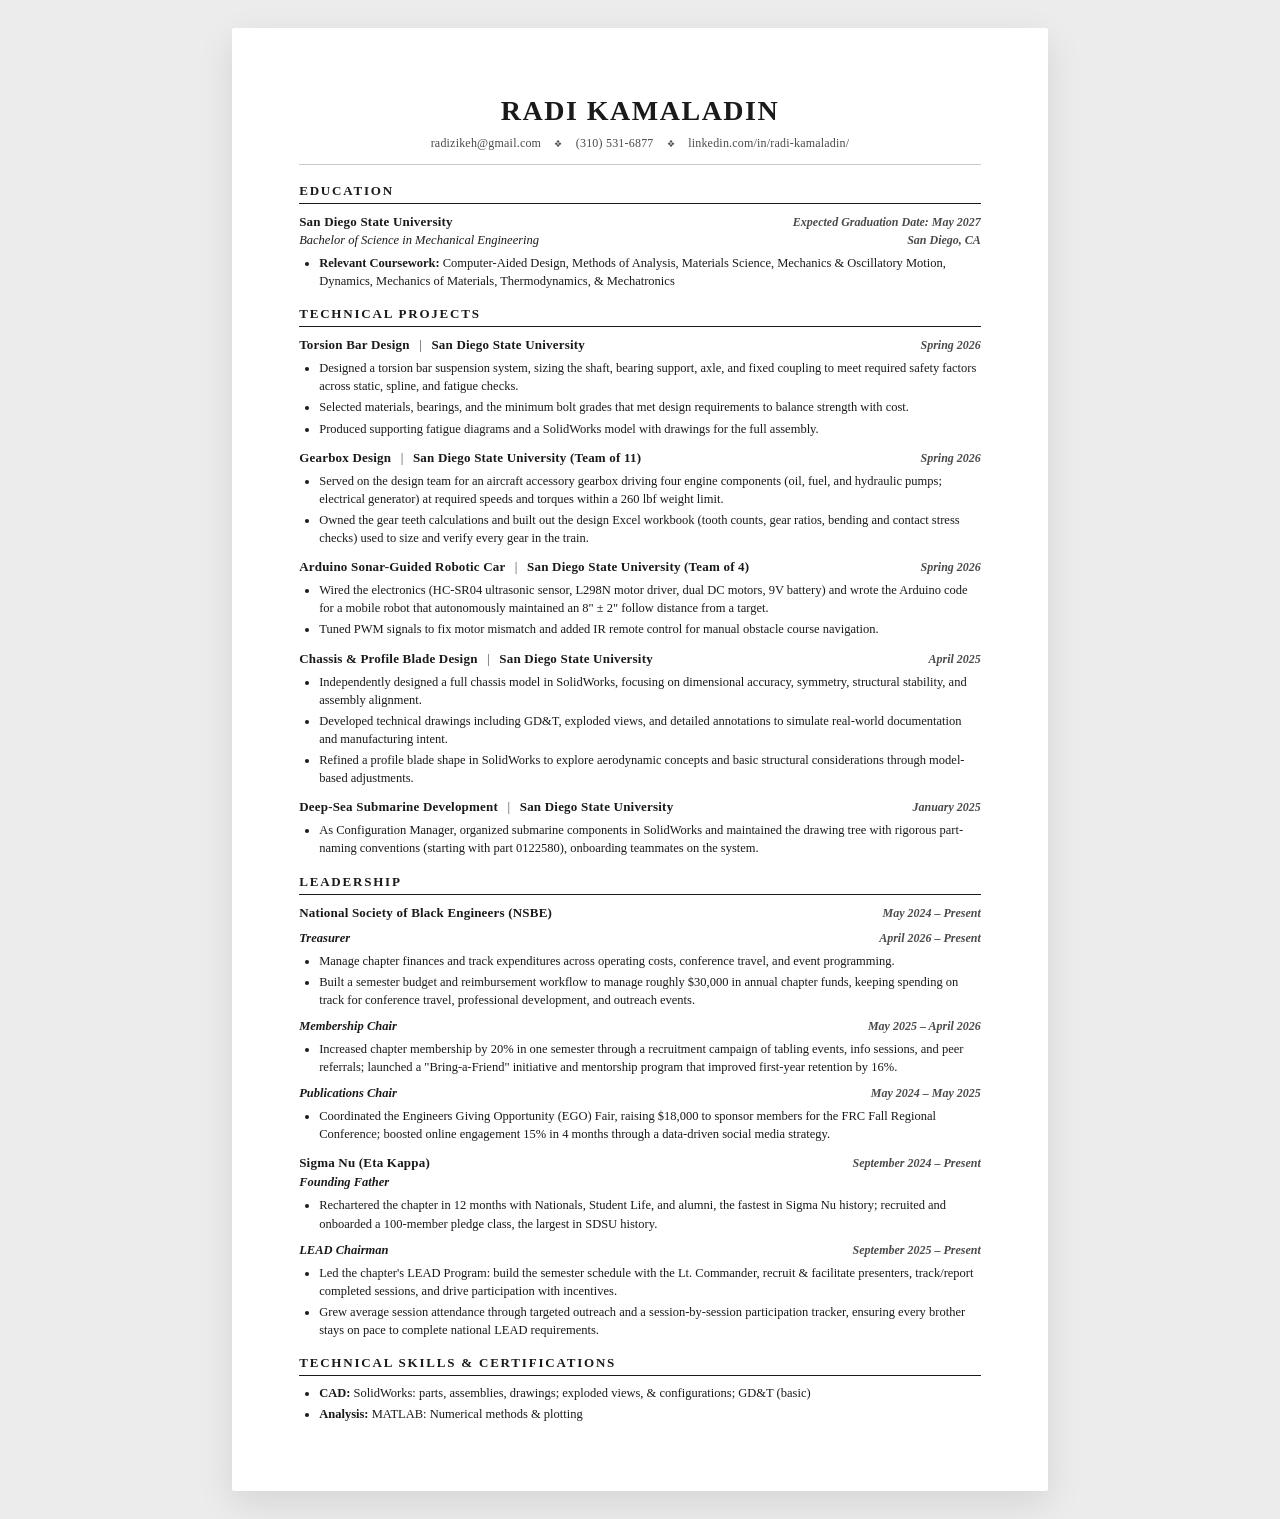
<file: index.html>
<!-- index.html -->
<!doctype html>
<html lang="en">
  <head>
    <meta charset="UTF-8" />
    <meta name="viewport" content="width=device-width, initial-scale=1.0" />
    <title>Radi Kamaladin | Resume</title>
    <link rel="stylesheet" href="style.css" />
  </head>
  <body>
    <main class="page">
      <header class="header">
        <h1 class="name">Radi Kamaladin</h1>

        <div class="contact">
          <a href="mailto:radizikeh@gmail.com">radizikeh@gmail.com</a>
          <span class="sep">❖</span>
          <a href="tel:+13105316877">(310) 531-6877</a>
          <span class="sep">❖</span>
          <a href="https://linkedin.com/in/radi-kamaladin/" target="_blank" rel="noopener noreferrer">
            linkedin.com/in/radi-kamaladin/
          </a>
        </div>
      </header>

      <section class="section">
        <h2 class="section-title">EDUCATION</h2>
        <div class="entry">
          <div class="entry-top">
            <div class="entry-left">
              <div class="entry-title">San Diego State University</div>
            </div>
            <div class="entry-right">Expected Graduation Date: May 2027</div>
          </div>

          <div class="entry-sub">
            <div class="entry-left">Bachelor of Science in Mechanical Engineering</div>
            <div class="entry-right">San Diego, CA</div>
          </div>

          <ul class="bullets">
            <li>
              <span class="label">Relevant Coursework:</span>
              Computer-Aided Design, Methods of Analysis, Materials Science, Mechanics &amp; Oscillatory Motion,
              Dynamics, Mechanics of Materials, Thermodynamics, &amp; Mechatronics
            </li>
          </ul>
        </div>
      </section>

      <section class="section">
        <h2 class="section-title">TECHNICAL PROJECTS</h2>

        <div class="entry">
          <div class="entry-top">
            <div class="entry-left">
              <div class="entry-title">
                Torsion Bar Design <span class="pipe">|</span> San Diego State University
              </div>
            </div>
            <div class="entry-right">Spring 2026</div>
          </div>

          <ul class="bullets">
            <li>
              Designed a torsion bar suspension system, sizing the shaft, bearing support, axle, and fixed coupling
              to meet required safety factors across static, spline, and fatigue checks.
            </li>
            <li>
              Selected materials, bearings, and the minimum bolt grades that met design requirements to balance
              strength with cost.
            </li>
            <li>
              Produced supporting fatigue diagrams and a SolidWorks model with drawings for the full assembly.
            </li>
          </ul>
        </div>

        <div class="entry">
          <div class="entry-top">
            <div class="entry-left">
              <div class="entry-title">
                Gearbox Design <span class="pipe">|</span> San Diego State University (Team of 11)
              </div>
            </div>
            <div class="entry-right">Spring 2026</div>
          </div>

          <ul class="bullets">
            <li>
              Served on the design team for an aircraft accessory gearbox driving four engine components (oil, fuel,
              and hydraulic pumps; electrical generator) at required speeds and torques within a 260 lbf weight limit.
            </li>
            <li>
              Owned the gear teeth calculations and built out the design Excel workbook (tooth counts, gear ratios,
              bending and contact stress checks) used to size and verify every gear in the train.
            </li>
          </ul>
        </div>

        <div class="entry">
          <div class="entry-top">
            <div class="entry-left">
              <div class="entry-title">
                Arduino Sonar-Guided Robotic Car <span class="pipe">|</span> San Diego State University (Team of 4)
              </div>
            </div>
            <div class="entry-right">Spring 2026</div>
          </div>

          <ul class="bullets">
            <li>
              Wired the electronics (HC-SR04 ultrasonic sensor, L298N motor driver, dual DC motors, 9V battery) and
              wrote the Arduino code for a mobile robot that autonomously maintained an 8" ± 2" follow distance from
              a target.
            </li>
            <li>
              Tuned PWM signals to fix motor mismatch and added IR remote control for manual obstacle course
              navigation.
            </li>
          </ul>
        </div>

        <div class="entry">
          <div class="entry-top">
            <div class="entry-left">
              <div class="entry-title">
                Chassis &amp; Profile Blade Design <span class="pipe">|</span> San Diego State University
              </div>
            </div>
            <div class="entry-right">April 2025</div>
          </div>

          <ul class="bullets">
            <li>
              Independently designed a full chassis model in SolidWorks, focusing on dimensional accuracy,
              symmetry, structural stability, and assembly alignment.
            </li>
            <li>
              Developed technical drawings including GD&amp;T, exploded views, and detailed annotations to simulate
              real-world documentation and manufacturing intent.
            </li>
            <li>
              Refined a profile blade shape in SolidWorks to explore aerodynamic concepts and basic structural
              considerations through model-based adjustments.
            </li>
          </ul>
        </div>

        <div class="entry">
          <div class="entry-top">
            <div class="entry-left">
              <div class="entry-title">
                Deep-Sea Submarine Development <span class="pipe">|</span> San Diego State University
              </div>
            </div>
            <div class="entry-right">January 2025</div>
          </div>

          <ul class="bullets">
            <li>
              As Configuration Manager, organized submarine components in SolidWorks and maintained the drawing
              tree with rigorous part-naming conventions (starting with part 0122580), onboarding teammates on the
              system.
            </li>
          </ul>
        </div>
      </section>

      <section class="section">
        <h2 class="section-title">LEADERSHIP</h2>

        <div class="entry">
          <div class="entry-top">
            <div class="entry-left">
              <div class="entry-title">National Society of Black Engineers (NSBE)</div>
            </div>
            <div class="entry-right">May 2024 – Present</div>
          </div>

          <div class="entry-top compact">
            <div class="entry-left">
              <div class="role">Treasurer</div>
            </div>
            <div class="entry-right">April 2026 – Present</div>
          </div>

          <ul class="bullets">
            <li>
              Manage chapter finances and track expenditures across operating costs, conference travel, and event
              programming.
            </li>
            <li>
              Built a semester budget and reimbursement workflow to manage roughly $30,000 in annual chapter funds, keeping spending on track for conference travel, professional development, and outreach events.
            </li>
          </ul>

          <div class="entry-top compact">
            <div class="entry-left">
              <div class="role">Membership Chair</div>
            </div>
            <div class="entry-right">May 2025 – April 2026</div>
          </div>

          <ul class="bullets">
            <li>
              Increased chapter membership by 20% in one semester through a recruitment campaign of tabling events,
              info sessions, and peer referrals; launched a "Bring-a-Friend" initiative and mentorship program that
              improved first-year retention by 16%.
            </li>
          </ul>

          <div class="entry-top compact">
            <div class="entry-left">
              <div class="role">Publications Chair</div>
            </div>
            <div class="entry-right">May 2024 – May 2025</div>
          </div>

          <ul class="bullets">
            <li>
              Coordinated the Engineers Giving Opportunity (EGO) Fair, raising $18,000 to sponsor members for the
              FRC Fall Regional Conference; boosted online engagement 15% in 4 months through a data-driven social
              media strategy.
            </li>
          </ul>
        </div>

        <div class="entry">
          <div class="entry-top">
            <div class="entry-left">
              <div class="entry-title">Sigma Nu (Eta Kappa)</div>
            </div>
            <div class="entry-right">September 2024 – Present</div>
          </div>

          <div class="role">Founding Father</div>

          <ul class="bullets">
            <li>
              Rechartered the chapter in 12 months with Nationals, Student Life, and alumni, the fastest in Sigma
              Nu history; recruited and onboarded a 100-member pledge class, the largest in SDSU history.
            </li>
          </ul>

          <div class="entry-top compact">
            <div class="entry-left">
              <div class="role">LEAD Chairman</div>
            </div>
            <div class="entry-right">September 2025 – Present</div>
          </div>

          <ul class="bullets">
            <li>
              Led the chapter's LEAD Program: build the semester schedule with the Lt. Commander, recruit &amp;
              facilitate presenters, track/report completed sessions, and drive participation with incentives.
            </li>
            <li>
              Grew average session attendance through targeted outreach and a session-by-session participation tracker, ensuring every brother stays on pace to complete national LEAD requirements.
            </li>
          </ul>
        </div>
      </section>

      <section class="section">
        <h2 class="section-title">TECHNICAL SKILLS &amp; CERTIFICATIONS</h2>
        <ul class="bullets">
          <li><span class="label">CAD:</span> SolidWorks: parts, assemblies, drawings; exploded views, &amp; configurations; GD&amp;T (basic)</li>
          <li><span class="label">Analysis:</span> MATLAB: Numerical methods &amp; plotting</li>
        </ul>
      </section>
    </main>
  </body>
</html>
</file>
<file: style.css>
/* style.css */
:root {
  --text: #1a1a1a;
  --muted: #4a4a4a;
  --rule: #1a1a1a;
  --rule-light: #c8c8c8;
  --page-w: 8.5in;
  --page-pad: 0.7in;
}

* {
  box-sizing: border-box;
}

html,
body {
  margin: 0;
  padding: 0;
  background: #ececec;
  color: var(--text);
  font-family: "Georgia", "Cambria", "Times New Roman", Times, serif;
  -webkit-font-smoothing: antialiased;
  -moz-osx-font-smoothing: grayscale;
}

.page {
  width: min(var(--page-w), calc(100% - 24px));
  margin: 28px auto;
  background: #fff;
  padding: var(--page-pad);
  box-shadow: 0 12px 36px rgba(0, 0, 0, 0.1);
  border-radius: 2px;
}

/* Header */
.header {
  text-align: center;
  margin-bottom: 18px;
  padding-bottom: 12px;
  border-bottom: 1px solid var(--rule-light);
}

.name {
  margin: 0;
  font-size: 28px;
  font-weight: 700;
  letter-spacing: 1.5px;
  text-transform: uppercase;
}

.contact {
  margin-top: 8px;
  font-size: 12px;
  color: var(--muted);
  line-height: 1.4;
  letter-spacing: 0.2px;
}

.contact a {
  color: inherit;
  text-decoration: none;
}

.contact a:hover {
  text-decoration: underline;
}

.sep {
  padding: 0 10px;
  color: var(--muted);
  font-size: 9px;
  vertical-align: middle;
}

/* Sections */
.section {
  margin-top: 16px;
}

.section-title {
  margin: 0 0 8px 0;
  font-size: 13px;
  font-weight: 700;
  letter-spacing: 1.8px;
  text-transform: uppercase;
}

.section-title::after {
  content: "";
  display: block;
  border-bottom: 1.2px solid var(--rule);
  margin-top: 4px;
}

/* Entries */
.entry {
  margin-top: 10px;
}

.entry + .entry {
  margin-top: 12px;
}

.entry-top {
  display: flex;
  justify-content: space-between;
  gap: 12px;
  align-items: baseline;
}

.entry-top.compact {
  margin-top: 6px;
}

.entry-left {
  min-width: 0;
}

.entry-title {
  font-size: 13px;
  font-weight: 700;
  letter-spacing: 0.2px;
}

.entry-right {
  font-size: 12px;
  font-weight: 600;
  font-style: italic;
  color: var(--muted);
  white-space: nowrap;
}

.entry-sub {
  display: flex;
  justify-content: space-between;
  gap: 12px;
  margin-top: 3px;
  font-size: 12.5px;
  font-style: italic;
  font-weight: 500;
}

.entry-sub .entry-right {
  font-style: italic;
}

.role {
  margin-top: 4px;
  font-size: 12.5px;
  font-weight: 700;
  font-style: italic;
}

.pipe {
  padding: 0 6px;
  font-weight: 400;
  color: var(--muted);
}

/* Bullets */
.bullets {
  margin: 6px 0 0 0;
  padding-left: 20px;
  font-size: 12.5px;
  line-height: 1.45;
  color: var(--text);
}

.bullets li {
  margin-bottom: 3px;
}

.bullets li:last-child {
  margin-bottom: 0;
}

.bullets .label {
  font-weight: 700;
}

@media print {
  body {
    background: #fff;
  }
  .page {
    margin: 0;
    box-shadow: none;
    border-radius: 0;
  }
}
</file>
